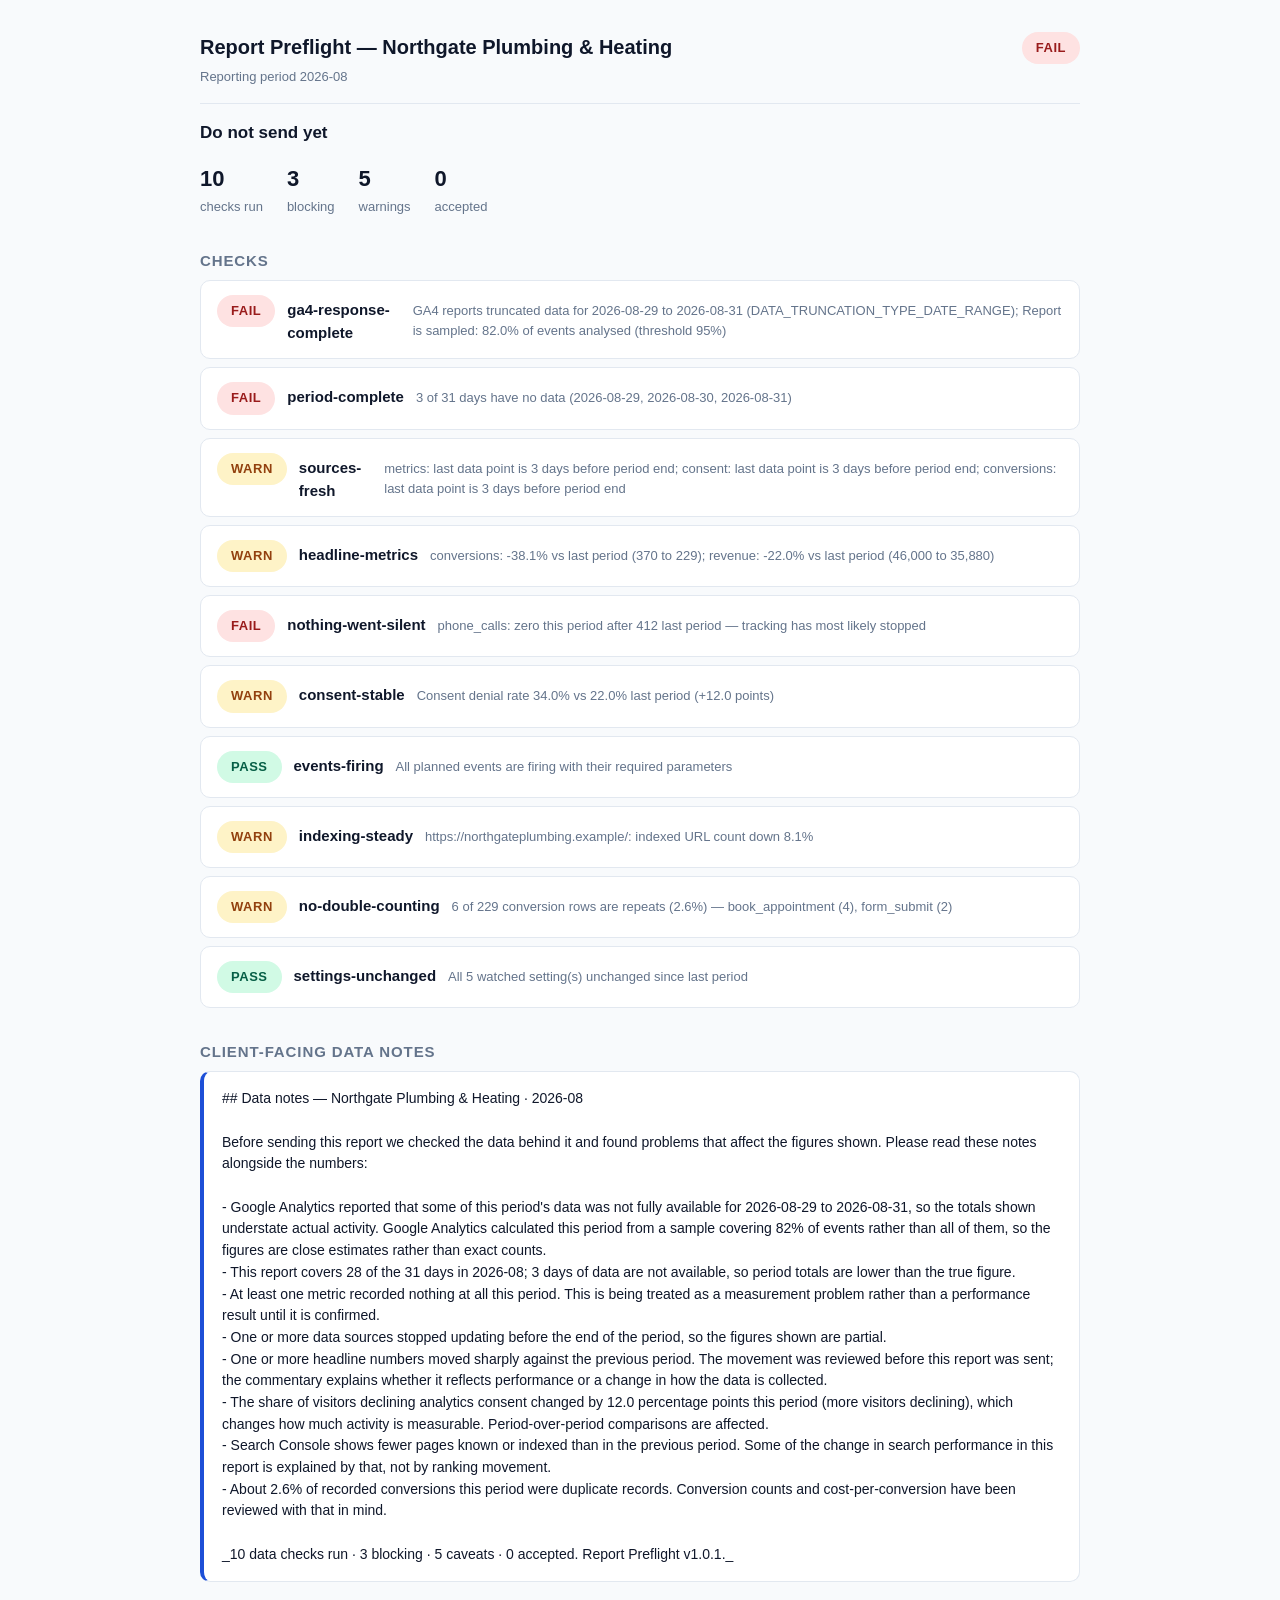
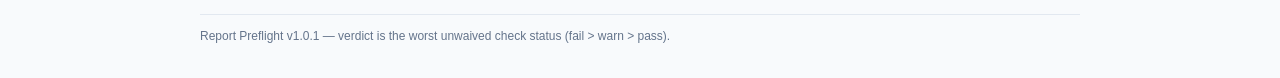
<file: examples/output/preflight.html>
<!doctype html>
<html lang="en"><head><meta charset="utf-8">
<meta name="viewport" content="width=device-width,initial-scale=1">
<title>Report Preflight — Northgate Plumbing &amp; Heating 2026-08</title>
<style>
:root { --ink:#0f172a; --muted:#64748b; --line:#e2e8f0; --bg:#f8fafc; }
* { box-sizing: border-box; }
body { margin:0; padding:32px; background:var(--bg); color:var(--ink);
  font:15px/1.55 -apple-system,BlinkMacSystemFont,"Segoe UI",Roboto,Helvetica,Arial,sans-serif; }
.wrap { max-width: 880px; margin:0 auto; }
header { display:flex; align-items:flex-start; justify-content:space-between; gap:16px;
  padding-bottom:16px; border-bottom:1px solid var(--line); flex-wrap:wrap; }
h1 { font-size:20px; margin:0 0 4px; }
h2 { font-size:15px; margin:32px 0 8px; text-transform:uppercase; letter-spacing:.06em;
  color:var(--muted); }
.sub { color:var(--muted); font-size:13px; }
.pill { display:inline-block; padding:6px 14px; border-radius:999px; font-weight:700;
  font-size:13px; letter-spacing:.04em; }
.verdict { font-size:17px; font-weight:600; margin:16px 0 0; }
.counts { display:flex; gap:24px; margin:16px 0 0; flex-wrap:wrap; }
.counts div { font-size:13px; color:var(--muted); }
.counts strong { display:block; font-size:22px; color:var(--ink); }
.check { background:#fff; border:1px solid var(--line); border-radius:10px; padding:14px 16px;
  margin:8px 0; }
.check summary { cursor:pointer; display:flex; gap:12px; align-items:baseline;
  list-style:none; }
.check summary::-webkit-details-marker { display:none; }
.check .name { font-weight:600; }
.check .msg { color:var(--muted); font-size:13px; }
.check pre { background:var(--bg); border:1px solid var(--line); border-radius:8px;
  padding:12px; overflow:auto; font-size:12px; margin:12px 0 0; }
.waived { color:#92400e; font-size:12px; font-weight:600; }
.notes { background:#fff; border:1px solid var(--line); border-left:4px solid #1d4fd7;
  border-radius:10px; padding:16px 18px; white-space:pre-wrap; font-size:14px; }
footer { margin-top:32px; color:var(--muted); font-size:12px;
  border-top:1px solid var(--line); padding-top:12px; }
@media print { body { background:#fff; padding:0; } .check { break-inside: avoid; } }
</style></head>
<body><div class="wrap">
<header>
  <div>
    <h1>Report Preflight — Northgate Plumbing &amp; Heating</h1>
    <div class="sub">Reporting period 2026-08</div>
  </div>
  <span class="pill" style="color:#991b1b;background:#fee2e2">FAIL</span>
</header>
<p class="verdict">Do not send yet</p>
<div class="counts">
  <div><strong>10</strong>checks run</div>
  <div><strong>3</strong>blocking</div>
  <div><strong>5</strong>warnings</div>
  <div><strong>0</strong>accepted</div>
</div>
<h2>Checks</h2>
<details class='check'><summary><span class='pill' style='color:#991b1b;background:#fee2e2'>FAIL</span><span class='name'>ga4-response-complete</span><span class='msg'>GA4 reports truncated data for 2026-08-29 to 2026-08-31 (DATA_TRUNCATION_TYPE_DATE_RANGE); Report is sampled: 82.0% of events analysed (threshold 95%)</span></summary><pre>{
  &quot;data_truncation_dates&quot;: [],
  &quot;data_truncation_messages&quot;: [
    &quot;Query date range may not be fully served.&quot;
  ],
  &quot;data_truncation_ranges&quot;: [
    {
      &quot;end&quot;: &quot;2026-08-31&quot;,
      &quot;start&quot;: &quot;2026-08-29&quot;
    }
  ],
  &quot;data_truncation_types&quot;: [
    &quot;DATA_TRUNCATION_TYPE_DATE_RANGE&quot;
  ],
  &quot;file&quot;: &quot;ga4-sessions.json&quot;,
  &quot;min_sampling_ratio&quot;: 0.95,
  &quot;row_count&quot;: 28,
  &quot;sampling_ratio&quot;: 0.82,
  &quot;source&quot;: &quot;ga4_sessions&quot;
}</pre></details><details class='check'><summary><span class='pill' style='color:#991b1b;background:#fee2e2'>FAIL</span><span class='name'>period-complete</span><span class='msg'>3 of 31 days have no data (2026-08-29, 2026-08-30, 2026-08-31)</span></summary><pre>{
  &quot;dates_outside_period&quot;: [],
  &quot;days_present&quot;: 28,
  &quot;expected_days&quot;: 31,
  &quot;fail_above&quot;: 2,
  &quot;file&quot;: &quot;metrics.csv&quot;,
  &quot;missing_days&quot;: [
    &quot;2026-08-29&quot;,
    &quot;2026-08-30&quot;,
    &quot;2026-08-31&quot;
  ],
  &quot;source&quot;: &quot;metrics&quot;,
  &quot;warn_above&quot;: 0
}</pre></details><details class='check'><summary><span class='pill' style='color:#92400e;background:#fef3c7'>WARN</span><span class='name'>sources-fresh</span><span class='msg'>metrics: last data point is 3 days before period end; consent: last data point is 3 days before period end; conversions: last data point is 3 days before period end</span></summary><pre>{
  &quot;fail_after_days&quot;: 5,
  &quot;period_end&quot;: &quot;2026-08-31&quot;,
  &quot;sources&quot;: {
    &quot;consent&quot;: {
      &quot;lag_days&quot;: 3,
      &quot;latest_date&quot;: &quot;2026-08-28&quot;
    },
    &quot;conversions&quot;: {
      &quot;lag_days&quot;: 3,
      &quot;latest_date&quot;: &quot;2026-08-28&quot;
    },
    &quot;metrics&quot;: {
      &quot;lag_days&quot;: 3,
      &quot;latest_date&quot;: &quot;2026-08-28&quot;
    }
  },
  &quot;warn_after_days&quot;: 1
}</pre></details><details class='check'><summary><span class='pill' style='color:#92400e;background:#fef3c7'>WARN</span><span class='name'>headline-metrics</span><span class='msg'>conversions: -38.1% vs last period (370 to 229); revenue: -22.0% vs last period (46,000 to 35,880)</span></summary><pre>{
  &quot;metrics&quot;: {
    &quot;conversions&quot;: {
      &quot;current&quot;: 229.0,
      &quot;fail_pct&quot;: 45.0,
      &quot;pct_change&quot;: -38.11,
      &quot;previous&quot;: 370.0,
      &quot;warn_pct&quot;: 15.0
    },
    &quot;revenue&quot;: {
      &quot;current&quot;: 35879.99999999999,
      &quot;fail_pct&quot;: 50.0,
      &quot;pct_change&quot;: -22.0,
      &quot;previous&quot;: 46000.0,
      &quot;warn_pct&quot;: 20.0
    },
    &quot;sessions&quot;: {
      &quot;current&quot;: 8400.0,
      &quot;fail_pct&quot;: 45.0,
      &quot;pct_change&quot;: -9.68,
      &quot;previous&quot;: 9300.0,
      &quot;warn_pct&quot;: 20.0
    }
  },
  &quot;previous_source&quot;: &quot;prev_metrics&quot;,
  &quot;source&quot;: &quot;metrics&quot;
}</pre></details><details class='check'><summary><span class='pill' style='color:#991b1b;background:#fee2e2'>FAIL</span><span class='name'>nothing-went-silent</span><span class='msg'>phone_calls: zero this period after 412 last period — tracking has most likely stopped</span></summary><pre>{
  &quot;metrics&quot;: {
    &quot;conversions&quot;: {
      &quot;current&quot;: 229.0,
      &quot;previous&quot;: 370.0
    },
    &quot;phone_calls&quot;: {
      &quot;current&quot;: 0.0,
      &quot;previous&quot;: 412.0
    },
    &quot;revenue&quot;: {
      &quot;current&quot;: 35879.99999999999,
      &quot;previous&quot;: 46000.0
    },
    &quot;sessions&quot;: {
      &quot;current&quot;: 8400.0,
      &quot;previous&quot;: 9300.0
    }
  },
  &quot;previous_source&quot;: &quot;prev_metrics&quot;,
  &quot;source&quot;: &quot;metrics&quot;
}</pre></details><details class='check'><summary><span class='pill' style='color:#92400e;background:#fef3c7'>WARN</span><span class='name'>consent-stable</span><span class='msg'>Consent denial rate 34.0% vs 22.0% last period (+12.0 points)</span></summary><pre>{
  &quot;denial_rate&quot;: 0.34,
  &quot;denied&quot;: 2856.0,
  &quot;fail_points&quot;: 15.0,
  &quot;granted&quot;: 5544.0,
  &quot;previous_denial_rate&quot;: 0.22,
  &quot;previous_denied&quot;: 2046.0,
  &quot;previous_granted&quot;: 7254.0,
  &quot;previous_source&quot;: &quot;prev_consent&quot;,
  &quot;shift_points&quot;: 12.0,
  &quot;source&quot;: &quot;consent&quot;,
  &quot;warn_points&quot;: 5.0
}</pre></details><details class='check'><summary><span class='pill' style='color:#065f46;background:#d1fae5'>PASS</span><span class='name'>events-firing</span><span class='msg'>All planned events are firing with their required parameters</span></summary><pre>{
  &quot;below_expected_events&quot;: [],
  &quot;file&quot;: &quot;audit_report.json&quot;,
  &quot;ghost_events&quot;: [
    &quot;scroll_depth_75&quot;
  ],
  &quot;health_score&quot;: 92,
  &quot;min_health_score&quot;: 70,
  &quot;missing_events&quot;: [],
  &quot;naming_issues&quot;: [],
  &quot;parameter_issue_events&quot;: [],
  &quot;source&quot;: &quot;event_audit&quot;
}</pre></details><details class='check'><summary><span class='pill' style='color:#92400e;background:#fef3c7'>WARN</span><span class='name'>indexing-steady</span><span class='msg'>https://northgateplumbing.example/: indexed URL count down 8.1%</span></summary><pre>{
  &quot;fail_drop_pct&quot;: 10.0,
  &quot;previous_source&quot;: &quot;prev_gsc_coverage&quot;,
  &quot;regressions_by_severity&quot;: {},
  &quot;sites&quot;: {
    &quot;https://northgateplumbing.example/&quot;: {
      &quot;drop_pct&quot;: 8.1,
      &quot;known_urls&quot;: 1180,
      &quot;previous_known_urls&quot;: 1284
    }
  },
  &quot;source&quot;: &quot;gsc_coverage&quot;,
  &quot;warn_drop_pct&quot;: 5.0
}</pre></details><details class='check'><summary><span class='pill' style='color:#92400e;background:#fef3c7'>WARN</span><span class='name'>no-double-counting</span><span class='msg'>6 of 229 conversion rows are repeats (2.6%) — book_appointment (4), form_submit (2)</span></summary><pre>{
  &quot;distinct_conversion_ids&quot;: 223,
  &quot;duplicate_rate_pct&quot;: 2.62,
  &quot;duplicate_rows&quot;: 6,
  &quot;duplicates_by_action&quot;: {
    &quot;book_appointment&quot;: 4,
    &quot;form_submit&quot;: 2
  },
  &quot;fail_rate_pct&quot;: 5.0,
  &quot;file&quot;: &quot;conversions.csv&quot;,
  &quot;most_repeated&quot;: [
    {
      &quot;conversion_id&quot;: &quot;202608-00019&quot;,
      &quot;occurrences&quot;: 2
    },
    {
      &quot;conversion_id&quot;: &quot;202608-00038&quot;,
      &quot;occurrences&quot;: 2
    },
    {
      &quot;conversion_id&quot;: &quot;202608-00044&quot;,
      &quot;occurrences&quot;: 2
    },
    {
      &quot;conversion_id&quot;: &quot;202608-00137&quot;,
      &quot;occurrences&quot;: 2
    },
    {
      &quot;conversion_id&quot;: &quot;202608-00167&quot;,
      &quot;occurrences&quot;: 2
    }
  ],
  &quot;source&quot;: &quot;conversions&quot;,
  &quot;total_rows&quot;: 229,
  &quot;warn_rate_pct&quot;: 1.0
}</pre></details><details class='check'><summary><span class='pill' style='color:#065f46;background:#d1fae5'>PASS</span><span class='name'>settings-unchanged</span><span class='msg'>All 5 watched setting(s) unchanged since last period</span></summary><pre>{
  &quot;changes&quot;: [
    {
      &quot;current&quot;: &quot;data_driven&quot;,
      &quot;key&quot;: &quot;ga4.attribution_model&quot;,
      &quot;status&quot;: &quot;unchanged&quot;
    },
    {
      &quot;current&quot;: 30,
      &quot;key&quot;: &quot;ga4.conversion_window_days&quot;,
      &quot;status&quot;: &quot;unchanged&quot;
    },
    {
      &quot;current&quot;: [
        &quot;internal_traffic_exclude&quot;
      ],
      &quot;key&quot;: &quot;ga4.data_filters&quot;,
      &quot;status&quot;: &quot;unchanged&quot;
    },
    {
      &quot;current&quot;: &quot;one&quot;,
      &quot;key&quot;: &quot;google_ads.conversion_counting&quot;,
      &quot;status&quot;: &quot;unchanged&quot;
    },
    {
      &quot;current&quot;: 30,
      &quot;key&quot;: &quot;google_ads.click_through_conversion_window_days&quot;,
      &quot;status&quot;: &quot;unchanged&quot;
    }
  ],
  &quot;previous_source&quot;: &quot;prev_settings&quot;,
  &quot;source&quot;: &quot;settings&quot;,
  &quot;watched_keys&quot;: [
    &quot;ga4.attribution_model&quot;,
    &quot;ga4.conversion_window_days&quot;,
    &quot;ga4.data_filters&quot;,
    &quot;google_ads.conversion_counting&quot;,
    &quot;google_ads.click_through_conversion_window_days&quot;
  ]
}</pre></details>
<h2>Client-facing data notes</h2>
<div class="notes">## Data notes — Northgate Plumbing &amp; Heating · 2026-08

Before sending this report we checked the data behind it and found problems that affect the figures shown. Please read these notes alongside the numbers:

- Google Analytics reported that some of this period&#x27;s data was not fully available for 2026-08-29 to 2026-08-31, so the totals shown understate actual activity. Google Analytics calculated this period from a sample covering 82% of events rather than all of them, so the figures are close estimates rather than exact counts.
- This report covers 28 of the 31 days in 2026-08; 3 days of data are not available, so period totals are lower than the true figure.
- At least one metric recorded nothing at all this period. This is being treated as a measurement problem rather than a performance result until it is confirmed.
- One or more data sources stopped updating before the end of the period, so the figures shown are partial.
- One or more headline numbers moved sharply against the previous period. The movement was reviewed before this report was sent; the commentary explains whether it reflects performance or a change in how the data is collected.
- The share of visitors declining analytics consent changed by 12.0 percentage points this period (more visitors declining), which changes how much activity is measurable. Period-over-period comparisons are affected.
- Search Console shows fewer pages known or indexed than in the previous period. Some of the change in search performance in this report is explained by that, not by ranking movement.
- About 2.6% of recorded conversions this period were duplicate records. Conversion counts and cost-per-conversion have been reviewed with that in mind.

_10 data checks run · 3 blocking · 5 caveats · 0 accepted. Report Preflight v1.0.1._
</div>
<footer>Report Preflight v1.0.1 — verdict is the worst
unwaived check status (fail &gt; warn &gt; pass).</footer>
</div></body></html>
</file>
